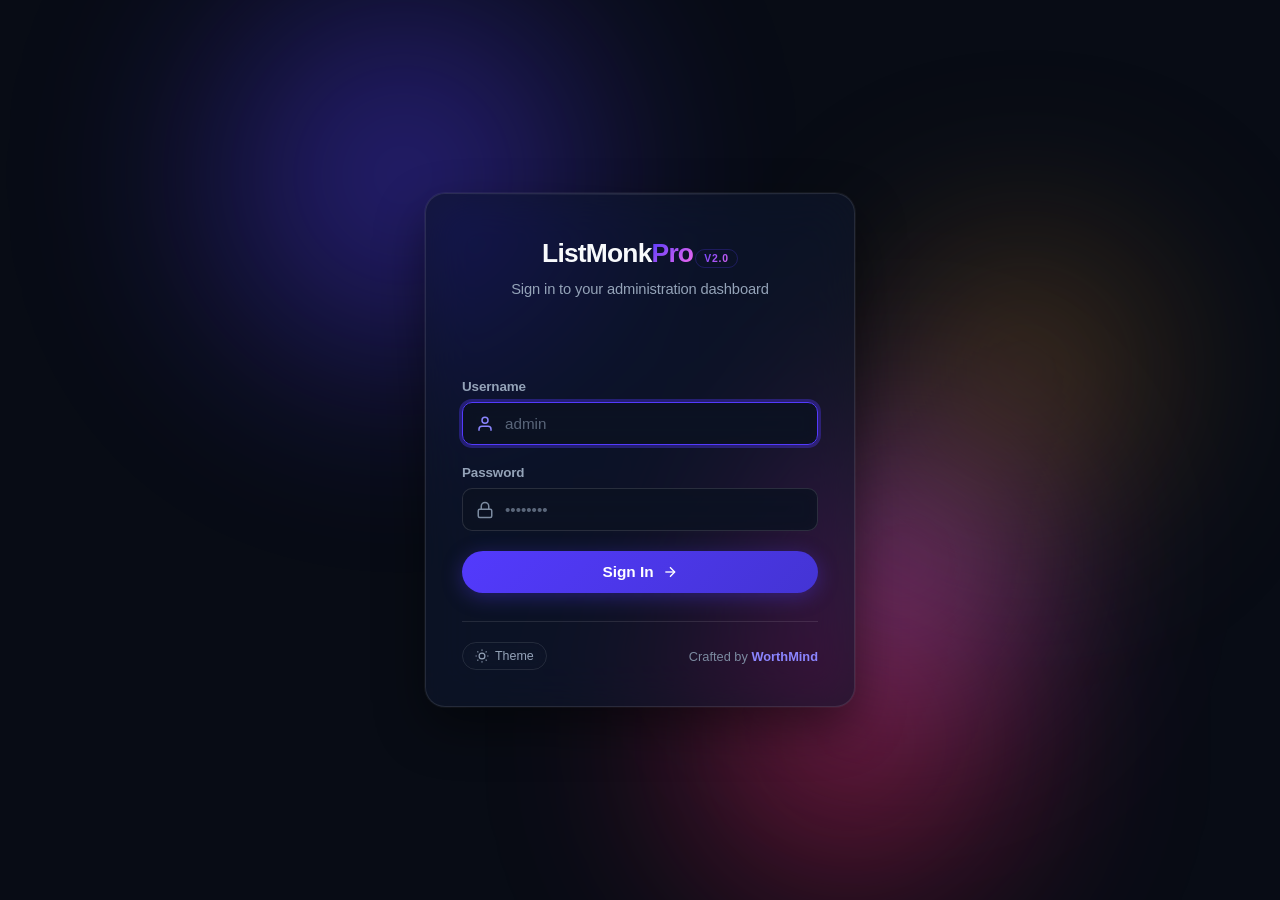
<file: templates/login.html>
<!DOCTYPE html>
<html lang="en" data-theme="dark">
<head>
    <meta charset="UTF-8">
    <meta name="viewport" content="width=device-width, initial-scale=1.0">
    <meta name="theme-color" content="#090d16" id="themeColorMeta">
    <title>Login - ListMonk Pro</title>
    <link rel="preconnect" href="https://fonts.googleapis.com">
    <link rel="preconnect" href="https://fonts.gstatic.com" crossorigin>
    <link rel="icon" type="image/svg+xml" href="/static/favicon.svg">
    <link rel="alternate icon" type="image/png" href="/static/favicon.png">
    <style>
        /* Self-contained on purpose: the login page is the one screen that
           must work when style.css is missing or stale, otherwise a CSS
           regression locks every user out of the app. The tokens below mirror
           :root in style.css — keep the two in sync when a brand token
           changes (the --primary-soft drift was the last such mismatch). */
        :root {
            /* Brand & Accent Tokens from DESIGN.md */
            --primary: #533afd;
            --primary-deep: #4434d4;
            --primary-press: #2e2b8c;
            --primary-soft: #8b85ff;
            --primary-glow: rgba(83, 58, 253, 0.35);
            --primary-subdued: rgba(83, 58, 253, 0.12);
            --brand-dark-900: #1c1e54;
            --ink: #0d253d;
            --ink-secondary: #273951;
            --ink-mute: #64748d;
            --ruby: #ea2261;
            --ruby-glow: rgba(234, 34, 97, 0.2);
            --magenta: #f96bee;
            --emerald: #10b981;

            /* Dark Theme Tokens (Default) */
            color-scheme: dark;
            --bg-canvas: #080c15;
            --glass-bg: rgba(15, 23, 42, 0.68);
            --glass-border: rgba(255, 255, 255, 0.1);
            --glass-border-focus: rgba(83, 58, 253, 0.6);
            --glass-highlight: rgba(255, 255, 255, 0.08);
            --glass-shadow: 0 20px 50px rgba(0, 0, 0, 0.45), 0 0 0 1px rgba(255, 255, 255, 0.06);
            --text-primary: #f8fafc;
            --text-secondary: #94a3b8;
            /* #64748b fell below the 4.5:1 WCAG AA threshold on the input
               background; this lifts it while keeping the same visual weight. */
            --text-muted: #7c8ba1;
            --input-bg: rgba(11, 18, 33, 0.75);
            --input-border: rgba(255, 255, 255, 0.12);
        }

        [data-theme="light"] {
            color-scheme: light;
            --bg-canvas: #f6f9fc;
            --glass-bg: rgba(255, 255, 255, 0.82);
            --glass-border: rgba(227, 232, 238, 0.9);
            --glass-border-focus: rgba(83, 58, 253, 0.6);
            --glass-highlight: rgba(255, 255, 255, 0.9);
            --glass-shadow: 0 20px 50px rgba(0, 55, 112, 0.1), 0 1px 3px rgba(0, 55, 112, 0.05);
            --text-primary: #0d253d;
            --text-secondary: #273951;
            --text-muted: #64748d;
            --input-bg: rgba(255, 255, 255, 0.95);
            --input-border: rgba(168, 195, 222, 0.7);
        }

        *, *::before, *::after {
            box-sizing: border-box;
            margin: 0;
            padding: 0;
        }

        /* Keyboard users can jump straight to the form. */
        .skip-link {
            position: fixed;
            top: -60px;
            left: 16px;
            z-index: 300;
            padding: 10px 18px;
            background: var(--primary);
            color: #ffffff;
            font-weight: 600;
            border-radius: 10px;
            text-decoration: none;
            transition: top 0.2s ease;
        }

        .skip-link:focus-visible {
            top: 12px;
        }

        body {
            font-family: 'Plus Jakarta Sans', 'Inter', -apple-system, BlinkMacSystemFont, sans-serif;
            background: var(--bg-canvas);
            color: var(--text-primary);
            min-height: 100vh;
            display: flex;
            align-items: center;
            justify-content: center;
            padding: 24px;
            /* Only block horizontal scroll: `overflow: hidden` also killed
               vertical scrolling, so on short viewports the submit button
               could sit below the fold with no way to reach it. */
            overflow-x: hidden;
            overflow-y: auto;
            position: relative;
            font-feature-settings: "ss01", "cv02", "cv03", "cv04";
        }

        /* ── Atmospheric Gradient Mesh Backdrop ─────────────────── */
        .ambient-mesh {
            position: fixed;
            inset: 0;
            pointer-events: none;
            z-index: 0;
            overflow: hidden;
        }

        .ambient-mesh .orb {
            position: absolute;
            border-radius: 50%;
            filter: blur(90px);
            opacity: 0.55;
            animation: orbFloat 18s ease-in-out infinite alternate;
        }

        [data-theme="light"] .ambient-mesh .orb {
            opacity: 0.45;
            filter: blur(80px);
        }

        .orb-1 {
            width: 550px;
            height: 550px;
            background: radial-gradient(circle, #533afd 0%, rgba(83, 58, 253, 0) 70%);
            top: -100px;
            left: 10%;
            animation-duration: 22s;
        }

        .orb-2 {
            width: 480px;
            height: 480px;
            background: radial-gradient(circle, #ea2261 0%, rgba(234, 34, 97, 0) 70%);
            bottom: -80px;
            right: 15%;
            animation-duration: 26s;
            animation-delay: -5s;
        }

        .orb-3 {
            width: 400px;
            height: 400px;
            background: radial-gradient(circle, #f96bee 0%, rgba(249, 107, 238, 0) 70%);
            top: 40%;
            left: 55%;
            animation-duration: 20s;
            animation-delay: -10s;
        }

        .orb-4 {
            width: 380px;
            height: 380px;
            background: radial-gradient(circle, #9b6829 0%, rgba(155, 104, 41, 0) 70%);
            top: 20%;
            right: 5%;
            opacity: 0.35;
            animation-duration: 24s;
        }

        @keyframes orbFloat {
            0% { transform: translate(0, 0) scale(1); }
            50% { transform: translate(40px, -30px) scale(1.08); }
            100% { transform: translate(-30px, 40px) scale(0.95); }
        }

        /* ── Glassmorphic Login Card ────────────────────────────── */
        .login-card {
            position: relative;
            z-index: 10;
            width: 100%;
            max-width: 430px;
            background: var(--glass-bg);
            backdrop-filter: blur(24px) saturate(190%);
            -webkit-backdrop-filter: blur(24px) saturate(190%);
            border: 1px solid var(--glass-border);
            border-radius: 20px;
            padding: 44px 36px 36px;
            box-shadow: var(--glass-shadow);
            animation: cardAppear 0.5s cubic-bezier(0.16, 1, 0.3, 1) forwards;
        }

        /* Inner specular highlight line */
        .login-card::before {
            content: '';
            position: absolute;
            top: 0;
            left: 20px;
            right: 20px;
            height: 1px;
            background: linear-gradient(90deg, transparent, var(--glass-highlight), transparent);
            pointer-events: none;
        }

        @keyframes cardAppear {
            from {
                opacity: 0;
                transform: translateY(20px) scale(0.98);
            }
            to {
                opacity: 1;
                transform: translateY(0) scale(1);
            }
        }

        /* ── Header & Logo ──────────────────────────────────────── */
        @media (prefers-reduced-motion: reduce) {
            /* The floating orbs and entrance animation are pure decoration;
               under reduced motion they must stop instead of looping. */
            .orb,
            .login-card,
            .logo-icon,
            .btn-submit,
            .btn-submit svg {
                animation: none !important;
                transition: none !important;
            }
        }

        .brand-header {
            text-align: center;
            margin-bottom: 32px;
        }

        .logo-badge {
            display: inline-flex;
            align-items: center;
            gap: 10px;
            margin-bottom: 12px;
            text-decoration: none;
        }

        .logo-icon {
            width: 40px;
            height: 40px;
            border-radius: 12px;
            background: linear-gradient(135deg, var(--primary) 0%, var(--primary-soft) 100%);
            display: flex;
            align-items: center;
            justify-content: center;
            color: #ffffff;
            box-shadow: 0 4px 16px var(--primary-glow);
        }

        .logo-icon svg {
            width: 22px;
            height: 22px;
        }

        .logo-text {
            font-family: 'Outfit', sans-serif;
            font-size: 1.65rem;
            font-weight: 700;
            letter-spacing: -0.03em;
            color: var(--text-primary);
        }

        .logo-text span {
            background: linear-gradient(135deg, var(--primary) 0%, var(--magenta) 100%);
            -webkit-background-clip: text;
            -webkit-text-fill-color: transparent;
        }

        .logo-pill {
            font-family: 'Plus Jakarta Sans', sans-serif;
            font-size: 0.65rem;
            font-weight: 700;
            text-transform: uppercase;
            letter-spacing: 0.08em;
            padding: 3px 8px;
            border-radius: 9999px;
            background: var(--primary-subdued);
            color: var(--primary-soft);
            border: 1px solid rgba(83, 58, 253, 0.25);
            margin-left: 2px;
        }

        .subtitle {
            font-size: 0.92rem;
            color: var(--text-secondary);
            font-weight: 400;
            letter-spacing: -0.01em;
        }

        /* ── Error Banner ───────────────────────────────────────── */
        .error-banner {
            background: rgba(234, 34, 97, 0.12);
            border: 1px solid rgba(234, 34, 97, 0.35);
            color: #ff5c8a;
            padding: 12px 16px;
            border-radius: 10px;
            font-size: 0.88rem;
            margin-bottom: 24px;
            visibility: hidden;
            opacity: 0;
            height: 0;
            overflow: hidden;
            display: flex;
            align-items: center;
            gap: 10px;
            backdrop-filter: blur(8px);
        }

        [data-theme="light"] .error-banner {
            background: rgba(234, 34, 97, 0.08);
            color: #d1124d;
        }

        .error-banner svg {
            flex-shrink: 0;
            width: 18px;
            height: 18px;
        }

        /* ── Form Controls ──────────────────────────────────────── */
        .form-group {
            margin-bottom: 20px;
            position: relative;
        }

        .form-group label {
            display: block;
            font-size: 0.84rem;
            font-weight: 600;
            color: var(--text-secondary);
            margin-bottom: 8px;
            letter-spacing: -0.01em;
        }

        .input-wrap {
            position: relative;
            display: flex;
            align-items: center;
        }

        .input-icon {
            position: absolute;
            left: 14px;
            width: 18px;
            height: 18px;
            color: var(--text-muted);
            pointer-events: none;
            transition: color 0.15s ease;
            /* The input below paints a backdrop-filter, which forces it into its
               own stacking layer and composites whatever is behind it — including
               this icon — so without a z-index the icon gets blurred away. */
            z-index: 1;
        }

        input {
            width: 100%;
            padding: 12px 14px 12px 42px;
            background: var(--input-bg);
            border: 1px solid var(--input-border);
            border-radius: 10px;
            color: var(--text-primary);
            font-size: 0.95rem;
            font-family: inherit;
            transition: all 0.2s cubic-bezier(0.16, 1, 0.3, 1);
            backdrop-filter: blur(8px);
        }

        input::placeholder {
            color: var(--text-muted);
            opacity: 0.7;
        }

        input:focus {
            outline: none;
            border-color: var(--primary);
            box-shadow: 0 0 0 3px var(--primary-glow);
            background: var(--input-bg);
        }

        input:focus + .input-icon,
        .input-wrap:focus-within .input-icon {
            color: var(--primary-soft);
        }

        /* ── Submit Pill Button (from DESIGN.md) ─────────────────── */
        .btn-submit {
            width: 100%;
            margin-top: 10px;
            padding: 12px 24px;
            background: linear-gradient(135deg, var(--primary) 0%, var(--primary-deep) 100%);
            border: none;
            border-radius: 9999px;
            color: #ffffff;
            font-size: 0.96rem;
            font-weight: 600;
            font-family: inherit;
            cursor: pointer;
            transition: all 0.2s cubic-bezier(0.16, 1, 0.3, 1);
            box-shadow: 0 4px 20px var(--primary-glow);
            display: flex;
            align-items: center;
            justify-content: center;
            gap: 8px;
        }

        .btn-submit:hover {
            background: linear-gradient(135deg, var(--primary-soft) 0%, var(--primary) 100%);
            transform: translateY(-1px);
            box-shadow: 0 6px 24px rgba(83, 58, 253, 0.5);
        }

        /* Disabled/busy state lives in CSS so the JS never has to poke
           inline styles (which also made :hover still apply visually). */
        .btn-submit:disabled,
        .btn-submit.is-loading {
            opacity: 0.7;
            cursor: not-allowed;
            transform: none;
            box-shadow: none;
        }

        .btn-submit:disabled:hover,
        .btn-submit.is-loading:hover {
            background: linear-gradient(135deg, var(--primary) 0%, var(--primary-deep) 100%);
            transform: none;
            box-shadow: none;
        }

        .btn-submit:active {
            background: var(--primary-press);
            transform: translateY(0);
            box-shadow: 0 2px 10px var(--primary-glow);
        }

        /* ── Footer & Credits ───────────────────────────────────── */
        .card-footer {
            margin-top: 28px;
            padding-top: 20px;
            border-top: 1px solid var(--glass-border);
            display: flex;
            align-items: center;
            justify-content: space-between;
            font-size: 0.8rem;
            color: var(--text-muted);
        }

        .card-footer a {
            color: var(--primary-soft);
            text-decoration: none;
            font-weight: 600;
            transition: color 0.15s;
        }

        .card-footer a:hover {
            color: var(--primary);
            text-decoration: underline;
        }

        .theme-toggle-btn {
            background: none;
            border: 1px solid var(--glass-border);
            border-radius: 9999px;
            padding: 6px 12px;
            color: var(--text-secondary);
            font-size: 0.78rem;
            font-family: inherit;
            cursor: pointer;
            display: flex;
            align-items: center;
            gap: 6px;
            transition: all 0.15s ease;
            backdrop-filter: blur(6px);
        }

        .theme-toggle-btn:hover {
            background: var(--primary-subdued);
            border-color: var(--primary);
            color: var(--text-primary);
        }

        .theme-toggle-btn svg {
            width: 14px;
            height: 14px;
        }
    </style>
    <script>
        (function() {
            var t = localStorage.getItem('theme') || 'dark';
            document.documentElement.setAttribute('data-theme', t);
            var meta = document.getElementById('themeColorMeta');
            if (meta) meta.setAttribute('content', t === 'dark' ? '#090d16' : '#f6f9fc');
        })();
    </script>
</head>
<body>
    <a class="skip-link" href="#loginForm">Skip to login form</a>
    <!-- Ambient Gradient Mesh -->
    <div class="ambient-mesh">
        <div class="orb orb-1"></div>
        <div class="orb orb-2"></div>
        <div class="orb orb-3"></div>
        <div class="orb orb-4"></div>
    </div>

    <main class="login-card">
        <div class="brand-header">
            <div class="logo-badge">
                <h1 class="logo-text" style="margin:0">ListMonk<span>Pro</span><span class="logo-pill">v2.0</span></h1>
            </div>
            <div class="subtitle">Sign in to your administration dashboard</div>
        </div>

        <div class="error-banner" id="error" role="alert" aria-live="assertive">
            <svg viewBox="0 0 24 24" fill="none" stroke="currentColor" stroke-width="2"><circle cx="12" cy="12" r="10"/><line x1="12" y1="8" x2="12" y2="12"/><line x1="12" y1="16" x2="12.01" y2="16"/></svg>
            <span id="errorText">Invalid username or password</span>
        </div>

        <form id="loginForm" onsubmit="return handleLogin(event)">
            <div class="form-group">
                <label for="username">Username</label>
                <div class="input-wrap">
                    <svg class="input-icon" viewBox="0 0 24 24" fill="none" stroke="currentColor" stroke-width="2"><path d="M20 21v-2a4 4 0 0 0-4-4H8a4 4 0 0 0-4 4v2"/><circle cx="12" cy="7" r="4"/></svg>
                    <input type="text" id="username" name="username" placeholder="admin" autocomplete="username" required autofocus>
                </div>
            </div>
            <div class="form-group">
                <label for="password">Password</label>
                <div class="input-wrap">
                    <svg class="input-icon" viewBox="0 0 24 24" fill="none" stroke="currentColor" stroke-width="2"><rect x="3" y="11" width="18" height="11" rx="2" ry="2"/><path d="M7 11V7a5 5 0 0 1 10 0v4"/></svg>
                    <input type="password" id="password" name="password" placeholder="••••••••" autocomplete="current-password" required>
                </div>
            </div>
            <button type="submit" class="btn-submit" id="submitBtn">
                <span>Sign In</span>
                <svg viewBox="0 0 24 24" fill="none" stroke="currentColor" stroke-width="2" width="16" height="16"><line x1="5" y1="12" x2="19" y2="12"/><polyline points="12 5 19 12 12 19"/></svg>
            </button>
        </form>

        <div class="card-footer">
            <button class="theme-toggle-btn" onclick="toggleTheme()" type="button" id="themeBtn"
                    aria-label="Switch to light theme" aria-pressed="false">
                <svg id="themeIcon" viewBox="0 0 24 24" fill="none" stroke="currentColor" stroke-width="2" aria-hidden="true"><circle cx="12" cy="12" r="5"/><line x1="12" y1="1" x2="12" y2="3"/><line x1="12" y1="21" x2="12" y2="23"/><line x1="4.22" y1="4.22" x2="5.64" y2="5.64"/><line x1="18.36" y1="18.36" x2="19.78" y2="19.78"/><line x1="1" y1="12" x2="3" y2="12"/><line x1="21" y1="12" x2="23" y2="12"/><line x1="4.22" y1="19.78" x2="5.64" y2="18.36"/><line x1="18.36" y1="5.64" x2="19.78" y2="4.22"/></svg>
                <span id="themeLabel">Theme</span>
            </button>
            <div>
                Crafted by <a href="https://worthmind.net/" target="_blank" rel="noopener">WorthMind</a>
            </div>
        </div>
    </main>

    <script>
        function toggleTheme() {
            const current = document.documentElement.getAttribute('data-theme') || 'dark';
            const next = current === 'dark' ? 'light' : 'dark';
            document.documentElement.setAttribute('data-theme', next);
            localStorage.setItem('theme', next);
            const meta = document.getElementById('themeColorMeta');
            if (meta) meta.setAttribute('content', next === 'dark' ? '#090d16' : '#f6f9fc');
            // Keep the screen-reader state in sync with the visual theme.
            const btn = document.getElementById('themeBtn');
            if (btn) {
                btn.setAttribute('aria-label',
                    next === 'dark' ? 'Switch to light theme' : 'Switch to dark theme');
                btn.setAttribute('aria-pressed', next === 'light' ? 'true' : 'false');
            }
        }

        async function handleLogin(e) {
            e.preventDefault();
            const username = document.getElementById('username').value;
            const password = document.getElementById('password').value;
            const errorEl = document.getElementById('error');
            const errorText = document.getElementById('errorText');
            const submitBtn = document.getElementById('submitBtn');

            errorEl.style.visibility = 'hidden';
            errorEl.style.opacity = '0';
            errorEl.style.height = '0';
            submitBtn.disabled = true;

            try {
                const resp = await fetch('/auth/login', {
                    method: 'POST',
                    headers: { 'Content-Type': 'application/json' },
                    body: JSON.stringify({ username, password }),
                });

                if (resp.ok) {
                    window.location.href = '/';
                } else {
                    const data = await resp.json();
                    errorText.textContent = data.detail || 'Invalid credentials';
                    errorEl.style.visibility = 'visible';
                    errorEl.style.opacity = '1';
                    errorEl.style.height = 'auto';
                }
            } catch {
                errorText.textContent = 'Connection error. Please verify server status.';
                errorEl.style.visibility = 'visible';
                errorEl.style.opacity = '1';
                errorEl.style.height = 'auto';
            } finally {
                submitBtn.disabled = false;
            }
            return false;
        }
    </script>
</body>
</html>
</file>
